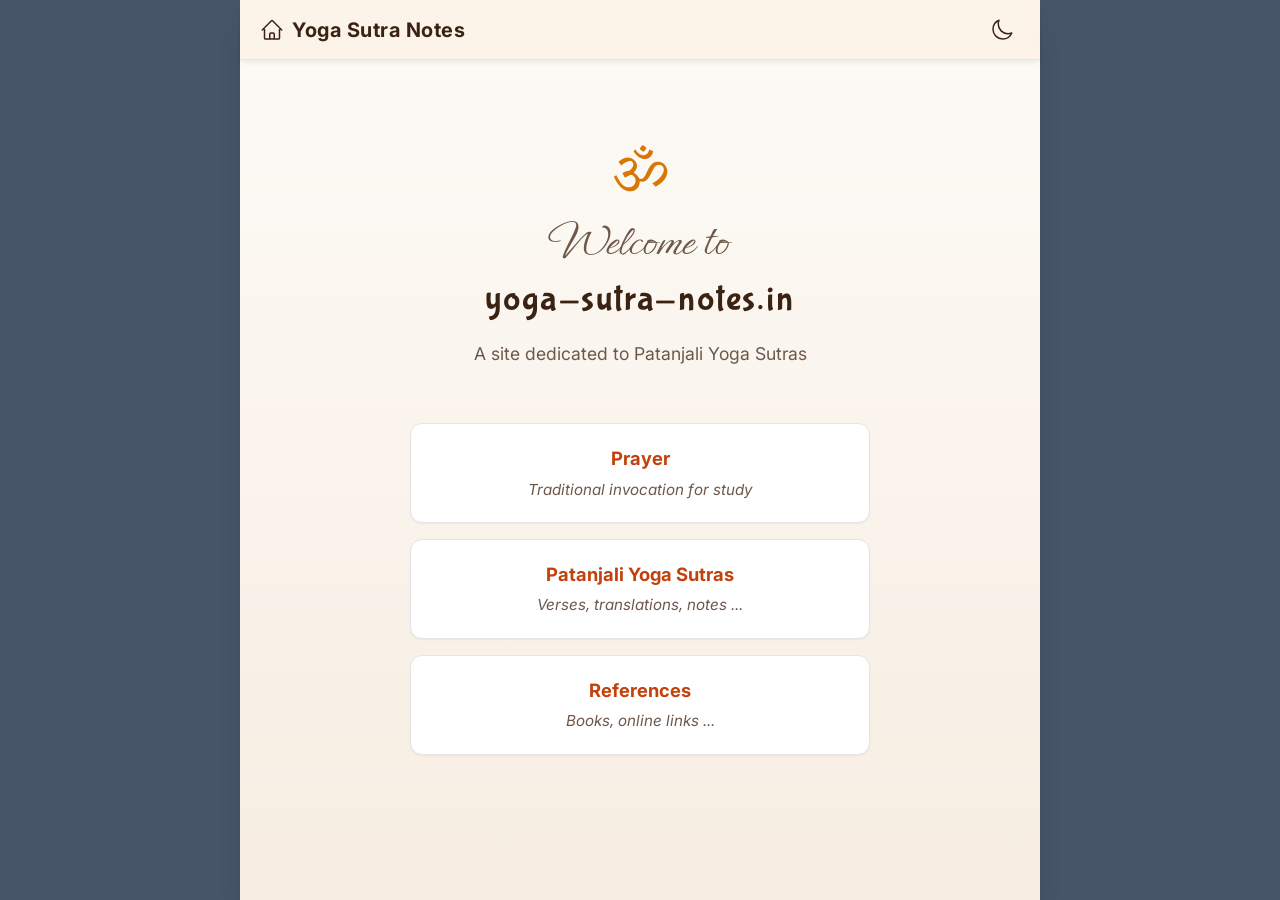
<file: index.html>
<!doctype html>
<html lang="en">
<head>
    <!-- Google tag (gtag.js) --> 
    <script async src="https://www.googletagmanager.com/gtag/js?id=G-GX1XKWJQX5"></script>
    <script>
        window.dataLayer = window.dataLayer || []; 
        function gtag(){dataLayer.push(arguments);}
        gtag('js', new Date());

        gtag('config', 'G-GX1XKWJQX5');
    </script>
    <!-- Google tag (gtag.js) --> 

    <meta charset="UTF-8">
    <meta name="viewport" content="width=device-width, initial-scale=1">
    <title>Yoga Sutrā Notes</title>
    <link rel="shortcut icon" href="storage/favicon.png" type="image/x-icon">
    <link rel="stylesheet" href="index.css">
    <script>
        // Apply dark mode class immediately to avoid layout flash
        if (localStorage.getItem('darkMode') === 'true') {
            document.documentElement.classList.add('dark');
            document.addEventListener('DOMContentLoaded', () => document.body.classList.add('dark'));
        }
    </script>
</head>
<body>
<div class="app-container">
    <header class="sticky-header">
        <a href="index.html" class="header-title">
            <svg xmlns="http://www.w3.org/2000/svg" fill="none" viewBox="0 0 24 24" stroke-width="1.5" stroke="currentColor" style="width: 1.5rem; height: 1.5rem;">
                <path stroke-linecap="round" stroke-linejoin="round" d="m2.25 12 8.954-8.955c.44-.439 1.152-.439 1.591 0L21.75 12M4.5 9.75v10.125c0 .621.504 1.125 1.125 1.125H9.75v-4.875c0-.621.504-1.125 1.125-1.125h2.25c.621 0 1.125.504 1.125 1.125V21h4.125c.621 0 1.125-.504 1.125-1.125V9.75M8.25 21h8.25" />
            </svg>
            Yoga Sutra Notes
        </a>
        <div class="header-controls">
            <button class="icon-btn" onclick="toggleTheme()" aria-label="Toggle Theme">
                <svg class="theme-toggle-dark" xmlns="http://www.w3.org/2000/svg" fill="none" viewBox="0 0 24 24" stroke-width="1.5" stroke="currentColor">
                    <path stroke-linecap="round" stroke-linejoin="round" d="M21.752 15.002A9.72 9.72 0 0 1 18 15.75c-5.385 0-9.75-4.365-9.75-9.75 0-1.33.266-2.597.748-3.752A9.753 9.753 0 0 0 3 11.25C3 16.635 7.365 21 12.75 21a9.753 9.753 0 0 0 9.002-5.998Z" />
                </svg>
                <svg class="theme-toggle-light" xmlns="http://www.w3.org/2000/svg" fill="none" viewBox="0 0 24 24" stroke-width="1.5" stroke="currentColor">
                    <path stroke-linecap="round" stroke-linejoin="round" d="M12 3v2.25m6.364.386-1.591 1.591M21 12h-2.25m-.386 6.364-1.591-1.591M12 18.75V21m-4.773-4.227-1.591 1.591M5.25 12H3m4.227-4.773L5.636 5.636M15.75 12a3.75 3.75 0 1 1-7.5 0 3.75 3.75 0 0 1 7.5 0Z" />
                </svg>
            </button>
        </div>
    </header>

    <main style="flex: 1; display: flex; flex-direction: column; align-items: center; justify-content: center; padding: 2rem 1rem; text-align: center;">
        <div class="font-eczar" style="font-size: 3.5rem; line-height: 1; margin-bottom: 0.5rem; color: var(--accent);">ॐ</div>
        <div class="font-ephesis" style="font-size: 3rem; line-height: 1.2; color: var(--text-secondary);">Welcome to</div>
        <h1 class="font-bubblegum" style="font-size: 2.25rem; font-weight: normal; margin-bottom: 0.75rem; letter-spacing: 0.05em; color: var(--text-primary);">yoga-sutra-notes.in</h1>
        <p style="color: var(--text-secondary); max-width: 480px; margin: 0 auto 2rem; font-size: 1.1rem; line-height: 1.5;">A site dedicated to Patanjali Yoga Sutras</p>

        <!-- <div style="margin-bottom: 2rem;">
            <img src="storage/meditation.svg" alt="Meditation Illustration" style="width: 140px; height: auto; filter: drop-shadow(0 4px 6px rgba(0,0,0,0.1));">
        </div> -->

        <ul class="card-list" style="width: 100%; max-width: 500px;">
            <li class="card-item">
                <a href="prayer.html" class="card-link">Prayer</a>
                <div class="card-desc">Traditional invocation for study</div>
            </li>
            <li class="card-item">
                <a href="sutras.html" class="card-link">Patanjali Yoga Sutras</a>
                <div class="card-desc">Verses, translations, notes ...</div>
            </li>
            <li class="card-item">
                <a href="ref.html" class="card-link">References</a>
                <div class="card-desc">Books, online links ...</div>
            </li>
        </ul>
    </main>
</div>

<script>
    function toggleTheme() {
        const isDark = document.body.classList.toggle('dark');
        document.documentElement.classList.toggle('dark', isDark);
        localStorage.setItem('darkMode', isDark);
    }
</script>
</body>
</html>
</file>
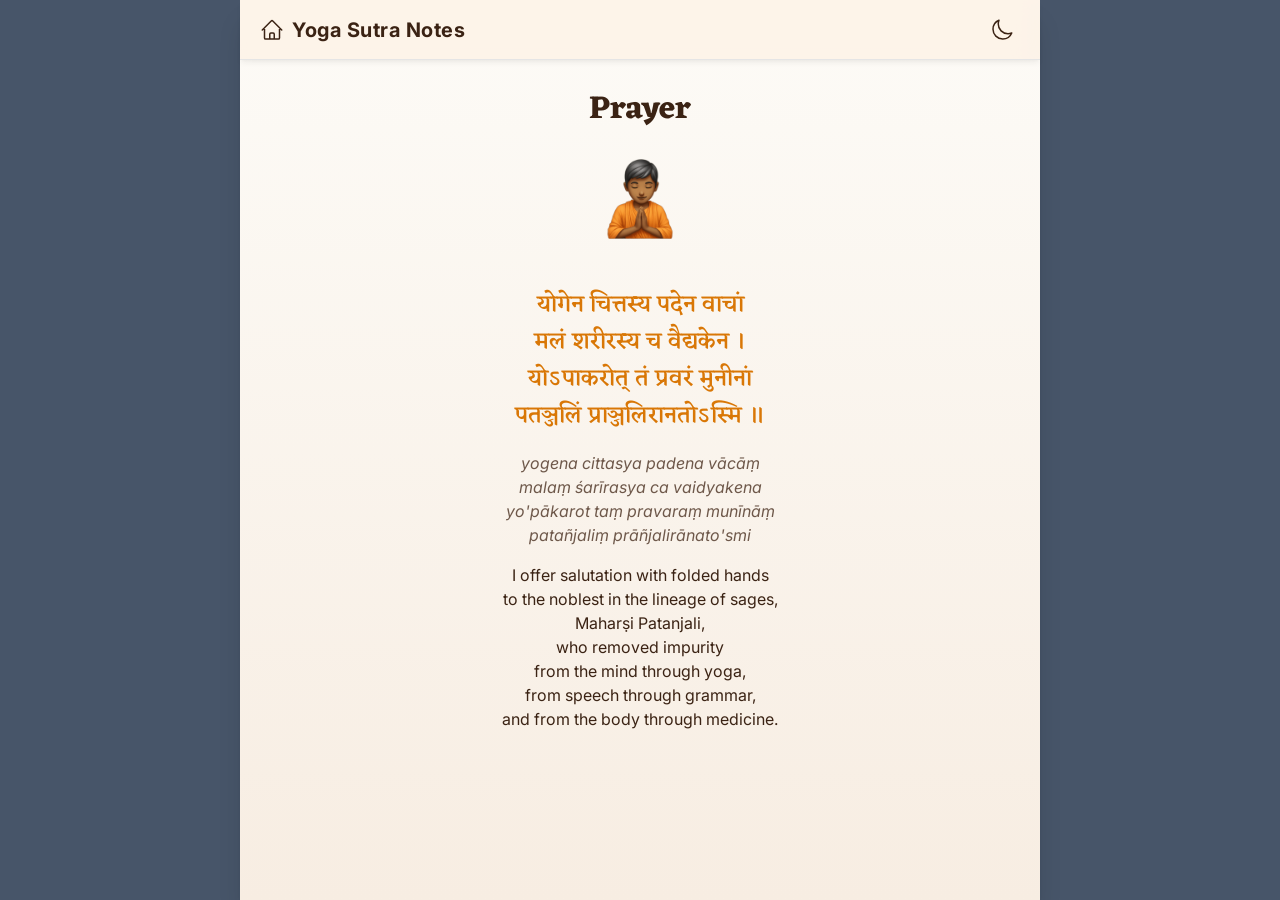
<file: prayer.html>
<!doctype html>
<html lang="en">

<head>
    <!-- Google tag (gtag.js) --> 
    <script async src="https://www.googletagmanager.com/gtag/js?id=G-GX1XKWJQX5"></script>
    <script>
        window.dataLayer = window.dataLayer || []; 
        function gtag(){dataLayer.push(arguments);}
        gtag('js', new Date());

        gtag('config', 'G-GX1XKWJQX5');
    </script>
    <!-- Google tag (gtag.js) --> 

    <meta charset="UTF-8">
    <meta name="viewport" content="width=device-width, initial-scale=1">
    <title>Yoga Sutrā Notes - Prayer</title>
    <link rel="shortcut icon" href="storage/favicon.png" type="image/x-icon">
    <link rel="stylesheet" href="index.css">
    <script>
        if (localStorage.getItem('darkMode') === 'true') {
            document.documentElement.classList.add('dark');
            document.addEventListener('DOMContentLoaded', () => document.body.classList.add('dark'));
        }
    </script>
    <style>
        .prayer-section {
            margin: 2.5rem 0;
            padding: 0 1rem;
        }

        .prayer-sanskrit {
            font-size: 1.45rem;
            line-height: 1.6;
            margin-bottom: 1rem;
            color: var(--accent);
            font-weight: 500;
        }

        .prayer-iast {
            font-size: 1rem;
            line-height: 1.5;
            color: var(--text-secondary);
            font-style: italic;
            margin-bottom: 1rem;
        }

        .prayer-translation {
            font-size: 1rem;
            line-height: 1.5;
            color: var(--text-primary);
        }

        .divider {
            display: flex;
            align-items: center;
            justify-content: center;
            gap: 1rem;
            color: var(--text-muted);
            margin: 3rem 0;
        }
    </style>
</head>

<body>
    <div class="app-container">
        <header class="sticky-header">
            <a href="index.html" class="header-title">
                <svg xmlns="http://www.w3.org/2000/svg" fill="none" viewBox="0 0 24 24" stroke-width="1.5" stroke="currentColor" style="width: 1.5rem; height: 1.5rem;">
                    <path stroke-linecap="round" stroke-linejoin="round" d="m2.25 12 8.954-8.955c.44-.439 1.152-.439 1.591 0L21.75 12M4.5 9.75v10.125c0 .621.504 1.125 1.125 1.125H9.75v-4.875c0-.621.504-1.125 1.125-1.125h2.25c.621 0 1.125.504 1.125 1.125V21h4.125c.621 0 1.125-.504 1.125-1.125V9.75M8.25 21h8.25" />
                </svg>
                Yoga Sutra Notes
            </a>
            <div class="header-controls">
                <button class="icon-btn" onclick="toggleTheme()" aria-label="Toggle Theme">
                    <svg class="theme-toggle-dark" xmlns="http://www.w3.org/2000/svg" fill="none" viewBox="0 0 24 24"
                        stroke-width="1.5" stroke="currentColor">
                        <path stroke-linecap="round" stroke-linejoin="round"
                            d="M21.752 15.002A9.72 9.72 0 0 1 18 15.75c-5.385 0-9.75-4.365-9.75-9.75 0-1.33.266-2.597.748-3.752A9.753 9.753 0 0 0 3 11.25C3 16.635 7.365 21 12.75 21a9.753 9.753 0 0 0 9.002-5.998Z" />
                    </svg>
                    <svg class="theme-toggle-light" xmlns="http://www.w3.org/2000/svg" fill="none" viewBox="0 0 24 24" stroke-width="1.5" stroke="currentColor">
                        <path stroke-linecap="round" stroke-linejoin="round" d="M12 3v2.25m6.364.386-1.591 1.591M21 12h-2.25m-.386 6.364-1.591-1.591M12 18.75V21m-4.773-4.227-1.591 1.591M5.25 12H3m4.227-4.773L5.636 5.636M15.75 12a3.75 3.75 0 1 1-7.5 0 3.75 3.75 0 0 1 7.5 0Z" />
                    </svg>
                </button>
            </div>
        </header>

        <main style="flex: 1; padding: 1.5rem; text-align: center; max-width: 650px; margin: 0 auto; width: 100%;">
            <div
                style="display: flex; align-items: center; justify-content: center; gap: 0.5rem; margin-bottom: 1.5rem;">
                
                <h1 class="font-eczar" style="font-size: 2rem; margin: 0;">Prayer</h1>
            </div>

            <div style="margin: 1.5rem 0;">
                <img src="storage/pray.png" alt="Meditating Silhouette" style="width: 80px; height: auto;">
            </div>

            <!-- Prayer 1
        <section class="prayer-section">
            <div class="prayer-sanskrit font-eczar">
                ॐ नमः प्रणवार्थाय शुद्धज्ञानैक मूर्तये ।<br>
                निर्मलाय प्रशान्ताय दक्षिणामूर्तये नमः ॥
            </div>
            <div class="prayer-iast">
                Om namaḥ praṇavārthāya śuddhajñānaika mūrtaye<br>
                nirmalāya praśāntāya dakṣiṇāmūrtaye namaḥ
            </div>
            <div class="prayer-translation">
                Salutations to the embodiment of Praṇava (Om),<br>
                the personification of the pure, non-dual knowledge,<br>
                stainless and tranquil,<br>
                salutations to Śrī Dakṣinamurti<br>
                (an aspect of Lord Śiva as a Guru).
            </div>
        </section> -->


            <!-- Prayer 2 -->
            <section class="prayer-section">
                <div class="prayer-sanskrit font-eczar">
                    योगेन चित्तस्य पदेन वाचां<br>
                    मलं शरीरस्य च वैद्यकेन ।<br>
                    योऽपाकरोत् तं प्रवरं मुनीनां<br>
                    पतञ्जलिं प्राञ्जलिरानतोऽस्मि ॥
                </div>
                <div class="prayer-iast">
                    yogena cittasya padena vācāṃ<br>
                    malaṃ śarīrasya ca vaidyakena<br>
                    yo'pākarot taṃ pravaraṃ munīnāṃ<br>
                    patañjaliṃ prāñjalirānato'smi
                </div>
                <div class="prayer-translation">
                    I offer salutation with folded hands<br>
                    to the noblest in the lineage of sages,<br>
                    Maharṣi Patanjali,<br>
                    who removed impurity<br>
                    from the mind through yoga,<br>
                    from speech through grammar,<br>
                    and from the body through medicine.
                </div>
            </section>


        </main>
    </div>

    <script>
        function toggleTheme() {
            const isDark = document.body.classList.toggle('dark');
            document.documentElement.classList.toggle('dark', isDark);
            localStorage.setItem('darkMode', isDark);
        }
    </script>
</body>

</html>
</file>
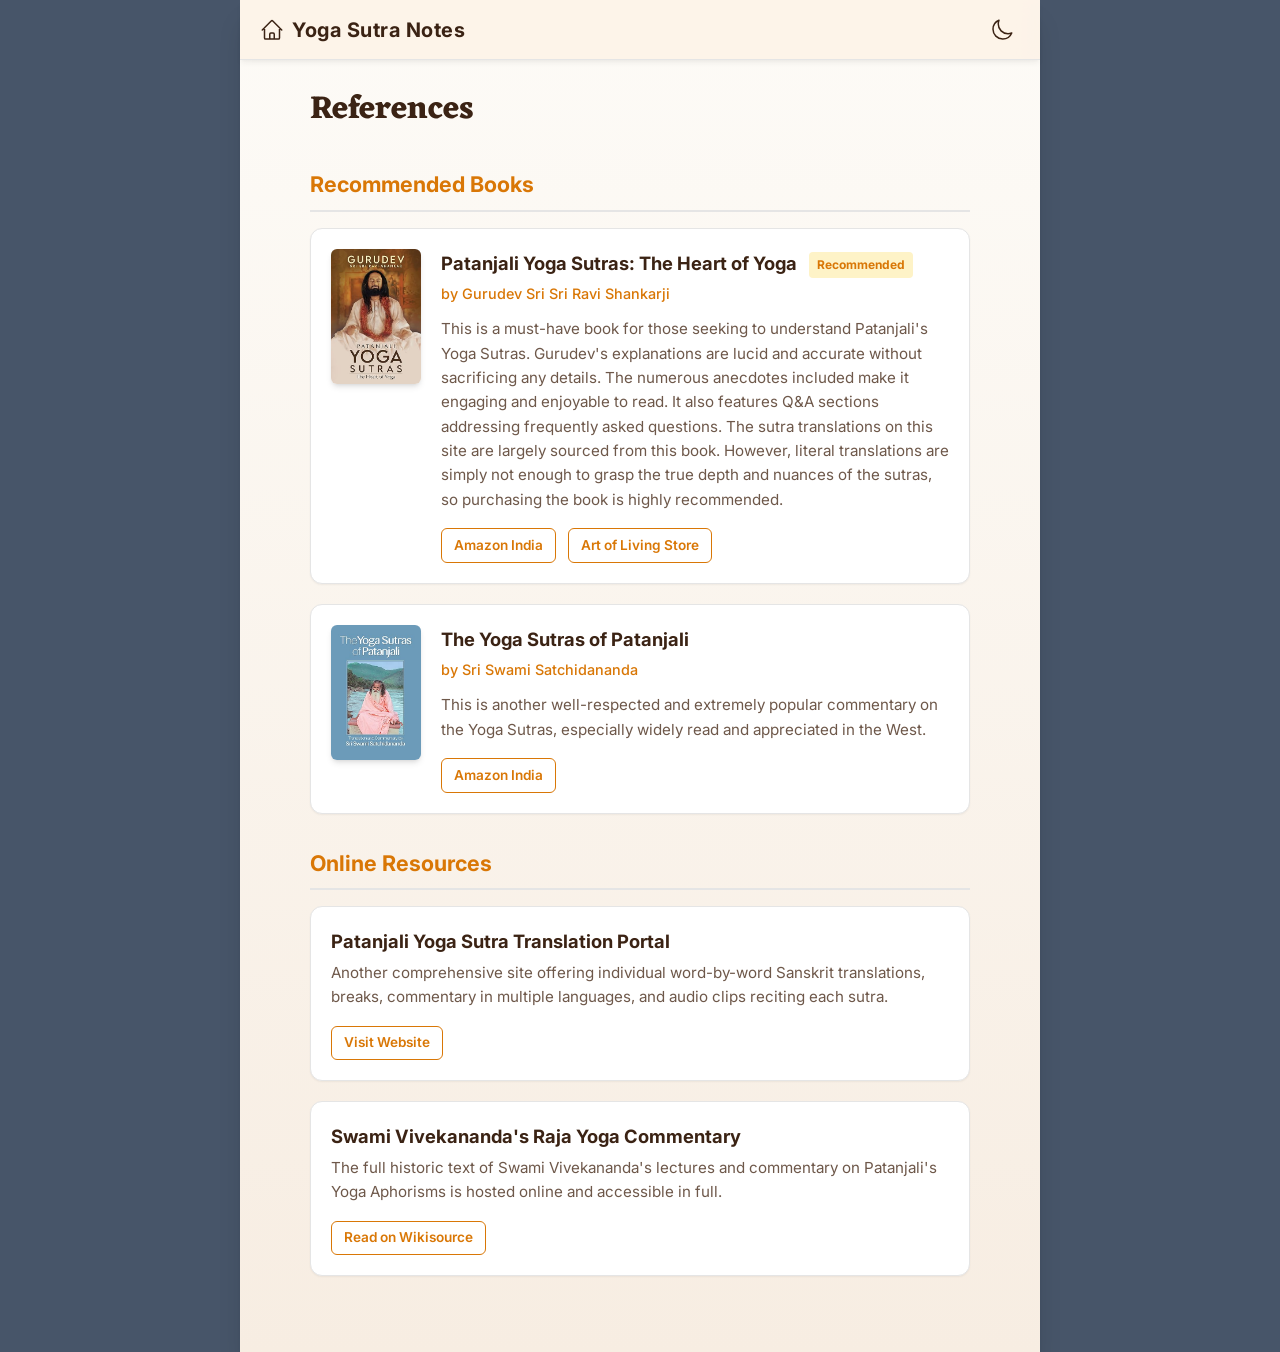
<file: ref.html>
<!doctype html>
<html lang="en">
<head>
    <!-- Google tag (gtag.js) --> 
    <script async src="https://www.googletagmanager.com/gtag/js?id=G-GX1XKWJQX5"></script>
    <script>
        window.dataLayer = window.dataLayer || []; 
        function gtag(){dataLayer.push(arguments);}
        gtag('js', new Date());

        gtag('config', 'G-GX1XKWJQX5');
    </script>
    <!-- Google tag (gtag.js) --> 

    <meta charset="UTF-8">
    <meta name="viewport" content="width=device-width, initial-scale=1">
    <title>Yoga Sutrā Notes - References</title>
    <link rel="shortcut icon" href="storage/favicon.png" type="image/x-icon">
    <link rel="stylesheet" href="index.css">
    <script>
        if (localStorage.getItem('darkMode') === 'true') {
            document.documentElement.classList.add('dark');
            document.addEventListener('DOMContentLoaded', () => document.body.classList.add('dark'));
        }
    </script>
    <style>
        .section-title {
            font-size: 1.35rem;
            font-weight: 700;
            color: var(--accent);
            margin: 2rem 0 1rem 0;
            text-align: left;
            border-bottom: 2px solid var(--border-color);
            padding-bottom: 0.5rem;
        }
        .ref-card {
            background-color: var(--bg-card);
            border: 1px solid var(--border-color);
            border-radius: 0.75rem;
            padding: 1.25rem;
            margin-bottom: 1.25rem;
            box-shadow: var(--shadow-sm);
            text-align: left;
            transition: transform var(--transition-fast), box-shadow var(--transition-fast);
        }
        .ref-card:hover {
            transform: translateY(-2px);
            box-shadow: var(--shadow-md);
        }
        .ref-title {
            font-size: 1.15rem;
            font-weight: 700;
            color: var(--text-primary);
            margin-bottom: 0.25rem;
        }
        .ref-author {
            font-size: 0.9rem;
            font-weight: 500;
            color: var(--accent);
            margin-bottom: 0.75rem;
        }
        .ref-desc {
            font-size: 0.95rem;
            color: var(--text-secondary);
            line-height: 1.6;
            margin-bottom: 1rem;
        }
        .ref-badge {
            display: inline-block;
            background-color: var(--accent-bg);
            color: var(--accent);
            font-size: 0.75rem;
            font-weight: 700;
            padding: 0.2rem 0.5rem;
            border-radius: 4px;
            margin-left: 0.5rem;
            vertical-align: middle;
        }
        .ref-links {
            display: flex;
            gap: 0.75rem;
            flex-wrap: wrap;
        }
        .ref-link {
            font-size: 0.85rem;
            color: var(--accent);
            text-decoration: none;
            font-weight: 600;
            border: 1px solid var(--accent);
            padding: 0.35rem 0.75rem;
            border-radius: 6px;
            transition: all var(--transition-fast);
        }
        .ref-link:hover {
            background-color: var(--accent);
            color: #ffffff;
        }
        .ref-card.book-card {
            display: flex;
            gap: 1.25rem;
        }
        .ref-book-img {
            width: 90px;
            height: auto;
            border-radius: 0.375rem;
            object-fit: contain;
            flex-shrink: 0;
            align-self: flex-start;
            box-shadow: 0 4px 6px -1px rgba(0,0,0,0.1), 0 2px 4px -2px rgba(0,0,0,0.1);
        }
        .ref-card-content {
            flex: 1;
        }
        @media (max-width: 480px) {
            .ref-card.book-card {
                flex-direction: column;
                align-items: flex-start;
            }
        }
    </style>
</head>
<body>
<div class="app-container">
    <header class="sticky-header">
        <a href="index.html" class="header-title">
            <svg xmlns="http://www.w3.org/2000/svg" fill="none" viewBox="0 0 24 24" stroke-width="1.5" stroke="currentColor" style="width: 1.5rem; height: 1.5rem;">
                <path stroke-linecap="round" stroke-linejoin="round" d="m2.25 12 8.954-8.955c.44-.439 1.152-.439 1.591 0L21.75 12M4.5 9.75v10.125c0 .621.504 1.125 1.125 1.125H9.75v-4.875c0-.621.504-1.125 1.125-1.125h2.25c.621 0 1.125.504 1.125 1.125V21h4.125c.621 0 1.125-.504 1.125-1.125V9.75M8.25 21h8.25" />
            </svg>
            Yoga Sutra Notes
        </a>
        <div class="header-controls">
            <button class="icon-btn" onclick="toggleTheme()" aria-label="Toggle Theme">
                <svg class="theme-toggle-dark" xmlns="http://www.w3.org/2000/svg" fill="none" viewBox="0 0 24 24" stroke-width="1.5" stroke="currentColor">
                    <path stroke-linecap="round" stroke-linejoin="round" d="M21.752 15.002A9.72 9.72 0 0 1 18 15.75c-5.385 0-9.75-4.365-9.75-9.75 0-1.33.266-2.597.748-3.752A9.753 9.753 0 0 0 3 11.25C3 16.635 7.365 21 12.75 21a9.753 9.753 0 0 0 9.002-5.998Z" />
                </svg>
                <svg class="theme-toggle-light" xmlns="http://www.w3.org/2000/svg" fill="none" viewBox="0 0 24 24" stroke-width="1.5" stroke="currentColor">
                    <path stroke-linecap="round" stroke-linejoin="round" d="M12 3v2.25m6.364.386-1.591 1.591M21 12h-2.25m-.386 6.364-1.591-1.591M12 18.75V21m-4.773-4.227-1.591 1.591M5.25 12H3m4.227-4.773L5.636 5.636M15.75 12a3.75 3.75 0 1 1-7.5 0 3.75 3.75 0 0 1 7.5 0Z" />
                </svg>
            </button>
        </div>
    </header>

    <main style="flex: 1; padding: 1.5rem 1.25rem; max-width: 700px; margin: 0 auto; width: 100%;">
        <div style="display: flex; align-items: center; gap: 0.5rem; margin-bottom: 1.5rem;">
           
            <h1 class="font-eczar" style="font-size: 2rem; margin: 0;">References</h1>
        </div>

        <h2 class="section-title">Recommended Books</h2>

        <!-- Book 1 -->
        <article class="ref-card book-card">
            <img src="storage/srisri-pys.jpg" alt="Patanjali Yoga Sutras Book Cover" class="ref-book-img">
            <div class="ref-card-content">
                <h3 class="ref-title">
                    Patanjali Yoga Sutras: The Heart of Yoga
                    <span class="ref-badge">Recommended</span>
                </h3>
                <div class="ref-author">by Gurudev Sri Sri Ravi Shankarji</div>
                <p class="ref-desc">
                    This is a must-have book for those seeking to understand Patanjali's Yoga Sutras. 
                    Gurudev's explanations are lucid and accurate without sacrificing any details. The numerous anecdotes included make it engaging and enjoyable to read. It also features Q&A sections addressing frequently asked questions. The sutra translations on this site are largely sourced from this book. However, literal translations are simply not enough to grasp the true depth and nuances of the sutras, so purchasing the book is highly recommended.
                </p>
                <div class="ref-links">
                    <a href="https://www.amazon.in/Patanjali-Yoga-Sutras-Ravi-Shankar-ebook/dp/B09253R48H" target="_blank" rel="noopener" class="ref-link">Amazon India</a>
                    <a href="https://artofliving.store/products/patanjali-yoga-sutras-english-1?srsltid=AfmBOopq-YxQ8sQxCBs3uCIir3d3eG4B42SCg-8wTlJoPJt0iTCahhkX" target="_blank" rel="noopener" class="ref-link">Art of Living Store</a>
                </div>
            </div>
        </article>

        <!-- Book 2 -->
        <article class="ref-card book-card">
            <img src="storage/sss-ys.jpg" alt="The Yoga Sutras of Patanjali Book Cover" class="ref-book-img">
            <div class="ref-card-content">
                <h3 class="ref-title">The Yoga Sutras of Patanjali</h3>
                <div class="ref-author">by Sri Swami Satchidananda</div>
                <p class="ref-desc">
                    This is another well-respected and extremely popular commentary on the Yoga Sutras, especially widely read and appreciated in the West.
                </p>
                <div class="ref-links">
                    <a href="https://www.amazon.in/Yoga-Sutras-Patanjali-Commentary-Satchidananda-ebook/dp/B009WETVA0" target="_blank" rel="noopener" class="ref-link">Amazon India</a>
                </div>
            </div>
        </article>

        <h2 class="section-title">Online Resources</h2>


        <!-- Link 2 -->
        <article class="ref-card">
            <h3 class="ref-title">Patanjali Yoga Sutra Translation Portal</h3>
            <p class="ref-desc">
                Another comprehensive site offering individual word-by-word Sanskrit translations, breaks, commentary in multiple languages, and audio clips reciting each sutra.
            </p>
            <div class="ref-links">
                <a href="https://patanjaliyogasutra.in/" target="_blank" rel="noopener" class="ref-link">Visit Website</a>
            </div>
        </article>

        <!-- Link 3 -->
        <article class="ref-card">
            <h3 class="ref-title">Swami Vivekananda's Raja Yoga Commentary</h3>
            <p class="ref-desc">
                The full historic text of Swami Vivekananda's lectures and commentary on Patanjali's Yoga Aphorisms is hosted online and accessible in full.
            </p>
            <div class="ref-links">
                <a href="https://en.wikisource.org/wiki/The_Complete_Works_of_Swami_Vivekananda/Volume_1/Raja-Yoga/Patanjali's_Yoga_Aphorisms_-_Concentration:_Its_Spiritual_Uses" target="_blank" rel="noopener" class="ref-link">Read on Wikisource</a>
            </div>
        </article>
    </main>
</div>

<script>
    function toggleTheme() {
        const isDark = document.body.classList.toggle('dark');
        document.documentElement.classList.toggle('dark', isDark);
        localStorage.setItem('darkMode', isDark);
    }
</script>
</body>
</html>
</file>
<file: index.css>
@import url('https://fonts.googleapis.com/css2?family=Eczar:wght@400..800&family=Inter:wght@300;400;500;600;700;800&family=Ephesis&family=Bubblegum+Sans&display=swap');

:root {
    /* Color Palette - Light Mode (Grounding terracotta, warm sand, soft cream) */
    --bg-base: #fdfbf7;
    --bg-card: #ffffff;
    --bg-accent: #f7ede2;
    --bg-header: rgba(253, 243, 231, 0.85);

    --border-color: #e5e5e5;
    --text-primary: #3b2314;
    --text-secondary: #6e584a;
    --text-muted: #9c8a7e;

    --color-orange-light: #ffedd5;
    --color-orange-medium: #f97316;
    --color-orange-dark: #c2410c;

    --accent: #d97706;
    --accent-hover: #b45309;
    --accent-bg: #fef3c7;

    --shadow-sm: 0 1px 2px 0 rgba(0, 0, 0, 0.05);
    --shadow-md: 0 4px 6px -1px rgba(0, 0, 0, 0.05), 0 2px 4px -1px rgba(0, 0, 0, 0.03);
    --shadow-lg: 0 10px 15px -3px rgba(0, 0, 0, 0.08), 0 4px 6px -2px rgba(0, 0, 0, 0.04);

    --font-sans: 'Inter', -apple-system, BlinkMacSystemFont, "Segoe UI", Roboto, sans-serif;
    --font-serif: 'Eczar', Georgia, serif;

    --transition-fast: 0.15s ease;
    --transition-normal: 0.3s cubic-bezier(0.4, 0, 0.2, 1);

    --font-scale: 1;
}

body.dark {
    /* Color Palette - Dark Mode (Deep cosmic charcoal, glowing embers) */
    --bg-base: #0f172a;
    --bg-card: #1e293b;
    --bg-accent: #334155;
    --bg-header: rgba(30, 41, 59, 0.85);

    --border-color: #334155;
    --text-primary: #f8fafc;
    --text-secondary: #cbd5e1;
    --text-muted: #94a3b8;

    --color-orange-light: #334155;
    --color-orange-medium: #fbbf24;
    --color-orange-dark: #f59e0b;

    --accent: #c58f04; /*#fbbf24;*/
    --accent-hover: #f59e0b;
    --accent-bg: #451a03;

    --shadow-sm: 0 1px 2px 0 rgba(0, 0, 0, 0.5);
    --shadow-md: 0 4px 6px -1px rgba(0, 0, 0, 0.3), 0 2px 4px -1px rgba(0, 0, 0, 0.2);
    --shadow-lg: 0 10px 15px -3px rgba(0, 0, 0, 0.4), 0 4px 6px -2px rgba(0, 0, 0, 0.3);
}

/* Global Reset & Base Styles */
* {
    box-sizing: border-box;
    margin: 0;
    padding: 0;
}

html,
body {
    height: 100%;
    scroll-behavior: smooth;
    overflow-wrap: anywhere;
    word-break: normal;
}

body {
    font-family: var(--font-sans);
    background-color: #475569;
    /* matching original dark outer wrapper background */
    color: var(--text-primary);
    line-height: 1.6;
    transition: background-color var(--transition-normal), color var(--transition-normal);
}

/* Main Container Wrapper - limits width like original sm:w-4/5 md:w-3/5 */
.app-container {
    max-width: 800px;
    margin: 0 auto;
    min-height: 100vh;
    background: linear-gradient(180deg, var(--bg-base) 0%, var(--bg-accent) 100%);
    box-shadow: 0 20px 25px -5px rgba(0, 0, 0, 0.15), 0 10px 10px -5px rgba(0, 0, 0, 0.04);
    display: flex;
    flex-direction: column;
    position: relative;
    padding-bottom: 2rem;
    transition: background var(--transition-normal);
}

/* Header & Sticky Elements */
.sticky-header {
    position: sticky;
    top: 0;
    z-index: 100;
    background-color: var(--bg-header);
    backdrop-filter: blur(12px);
    border-bottom: 1px solid var(--border-color);
    padding: 0.75rem 1.25rem;
    display: flex;
    align-items: center;
    justify-content: space-between;
    box-shadow: var(--shadow-md);
    transition: background-color var(--transition-normal), border-color var(--transition-normal);
}

.header-title {
    font-size: 1.25rem;
    font-weight: 700;
    color: var(--text-primary);
    text-decoration: none;
    letter-spacing: 0.025em;
    display: flex;
    align-items: center;
    gap: 0.5rem;
}

.header-controls {
    display: flex;
    align-items: center;
    gap: 0.75rem;
}

/* Navigation Icon Button */
.icon-btn {
    background: none;
    border: none;
    cursor: pointer;
    color: var(--text-primary);
    display: flex;
    align-items: center;
    justify-content: center;
    padding: 0.35rem;
    border-radius: 50%;
    transition: background-color var(--transition-fast), transform var(--transition-fast);
}

.icon-btn:hover {
    background-color: var(--border-color);
    transform: scale(1.05);
}

.icon-btn svg {
    width: 1.5rem;
    height: 1.5rem;
    stroke: currentColor;
    fill: none;
}

/* Dark Mode Icon Specifics */
body.dark .theme-toggle-dark {
    display: none;
}

body:not(.dark) .theme-toggle-light {
    display: none;
}

/* Typography styles */
.font-eczar {
    font-family: var(--font-serif);
}

.font-bubblegum {
    font-family: 'Bubblegum Sans', sans-serif;
}

.font-ephesis {
    font-family: 'Ephesis', cursive;
}

/* Button & Forms */
.btn {
    display: inline-flex;
    align-items: center;
    justify-content: center;
    padding: 0.5rem 1rem;
    font-size: 0.875rem;
    font-weight: 600;
    border-radius: 0.5rem;
    border: 1px solid var(--border-color);
    background-color: var(--bg-card);
    color: var(--text-primary);
    cursor: pointer;
    box-shadow: var(--shadow-sm);
    transition: all var(--transition-fast);
}

.btn:hover {
    background-color: var(--border-color);
    border-color: var(--text-muted);
}

.btn-accent {
    background-color: var(--accent);
    color: #ffffff;
    border-color: var(--accent);
}

.btn-accent:hover {
    background-color: var(--accent-hover);
    border-color: var(--accent-hover);
    color: #ffffff;
}

/* Cards & Lists */
.card-list {
    list-style: none;
    padding: 1.5rem 1.25rem;
    display: flex;
    flex-direction: column;
    gap: 1rem;
}

.card-item {
    background-color: var(--bg-card);
    border: 1px solid var(--border-color);
    border-radius: 0.75rem;
    padding: 1.25rem;
    box-shadow: var(--shadow-sm);
    transition: transform var(--transition-normal), box-shadow var(--transition-normal);
}

.card-item:hover {
    transform: translateY(-2px);
    box-shadow: var(--shadow-md);
}

.card-link {
    text-decoration: none;
    color: var(--color-orange-dark);
    font-weight: 700;
    font-size: 1.15rem;
    display: inline-flex;
    align-items: center;
    gap: 0.5rem;
    margin-bottom: 0.25rem;
    transition: color var(--transition-fast);
}

body.dark .card-link {
    color: var(--color-orange-medium);
}

.card-link:hover {
    text-decoration: underline;
}

.card-desc {
    color: var(--text-secondary);
    font-style: italic;
    font-size: 0.95rem;
}

/* Modals & Dialogs */
.modal-overlay {
    position: fixed;
    inset: 0;
    z-index: 1000;
    background-color: rgba(15, 23, 42, 0.6);
    backdrop-filter: blur(4px);
    display: flex;
    align-items: center;
    justify-content: center;
    opacity: 0;
    pointer-events: none;
    transition: opacity var(--transition-normal);
}

.modal-overlay.active {
    opacity: 1;
    pointer-events: auto;
}

.modal-content {
    background-color: var(--bg-card);
    border: 1px solid var(--border-color);
    border-radius: 1rem;
    width: 90%;
    max-width: 450px;
    padding: 1.5rem;
    box-shadow: var(--shadow-lg);
    position: relative;
    transform: scale(0.9);
    transition: transform var(--transition-normal);
}

.modal-overlay.active .modal-content {
    transform: scale(1);
}

.modal-header {
    display: flex;
    justify-content: space-between;
    align-items: center;
    border-bottom: 1px solid var(--border-color);
    padding-bottom: 0.75rem;
    margin-bottom: 1rem;
}

.modal-title {
    font-size: 1.25rem;
    font-weight: 700;
}

.modal-body {
    display: flex;
    flex-direction: column;
    gap: 0.75rem;
}

.modal-footer {
    display: flex;
    gap: 0.5rem;
    justify-content: flex-end;
    margin-top: 1.5rem;
    border-top: 1px solid var(--border-color);
    padding-top: 0.75rem;
}

/* Form Styles */
.form-group {
    margin-bottom: 1.25rem;
    text-align: left;
}

.form-label {
    display: block;
    font-size: 0.875rem;
    font-weight: 500;
    margin-bottom: 0.35rem;
    color: var(--text-secondary);
}

.form-control {
    width: 100%;
    padding: 0.65rem 0.75rem;
    font-family: var(--font-sans);
    font-size: 0.95rem;
    background-color: var(--bg-base);
    color: var(--text-primary);
    border: 1px solid var(--border-color);
    border-radius: 0.375rem;
    outline: none;
    transition: border-color var(--transition-fast), box-shadow var(--transition-fast);
}

.form-control:focus {
    border-color: var(--accent);
    box-shadow: 0 0 0 2px var(--accent-bg);
}

.checkbox-group {
    display: flex;
    align-items: flex-start;
    gap: 0.5rem;
    cursor: pointer;
    font-size: 0.9rem;
    color: var(--text-secondary);
    margin-top: 0.5rem;
}

.checkbox-group input {
    margin-top: 0.2rem;
}

/* Responsive Utilities */
@media (max-width: 600px) {
    .app-container {
        padding: 0;
    }
}

.left-margin {
    margin-left: 20px;
}
</file>
